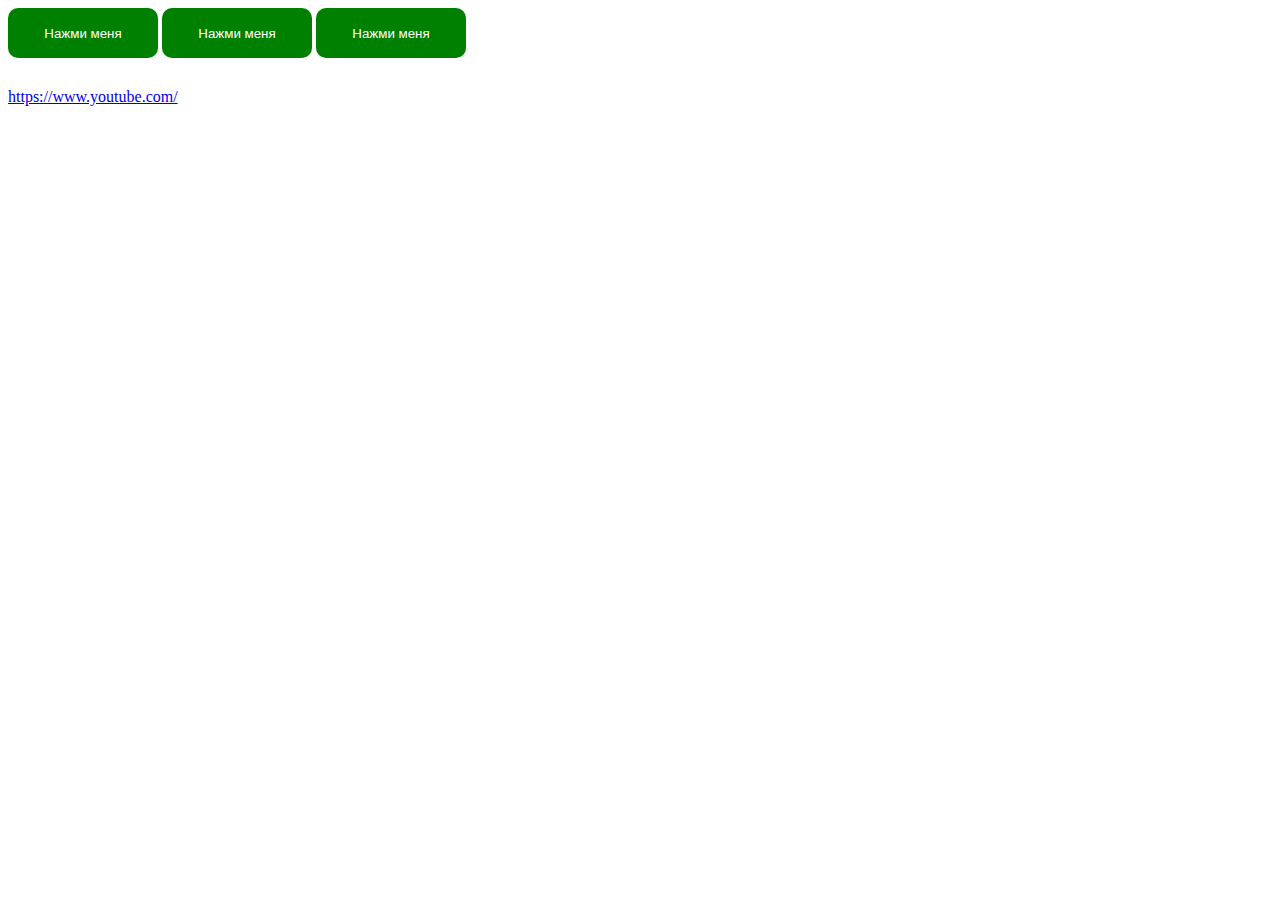
<file: lern/R_2_BasicJs/_44_/index.html>
<!DOCTYPE html>
<html lang="ru">
  <head>
		<meta charset="utf-8">
		<meta http-equiv="X-UA-Compatible" content="IE=edge">
		<title>JavaScript</title>
		<link rel="stylesheet" href="css.css">
  </head>
  <body>
        <button id="btn">Нажми меня</button>
		<button >Нажми меня</button>
		<button>Нажми меня</button>

    	<a href="https://www.youtube.com/">https://www.youtube.com/</a>

		<script src="script.js"></script>
  </body>
</html>
</file>
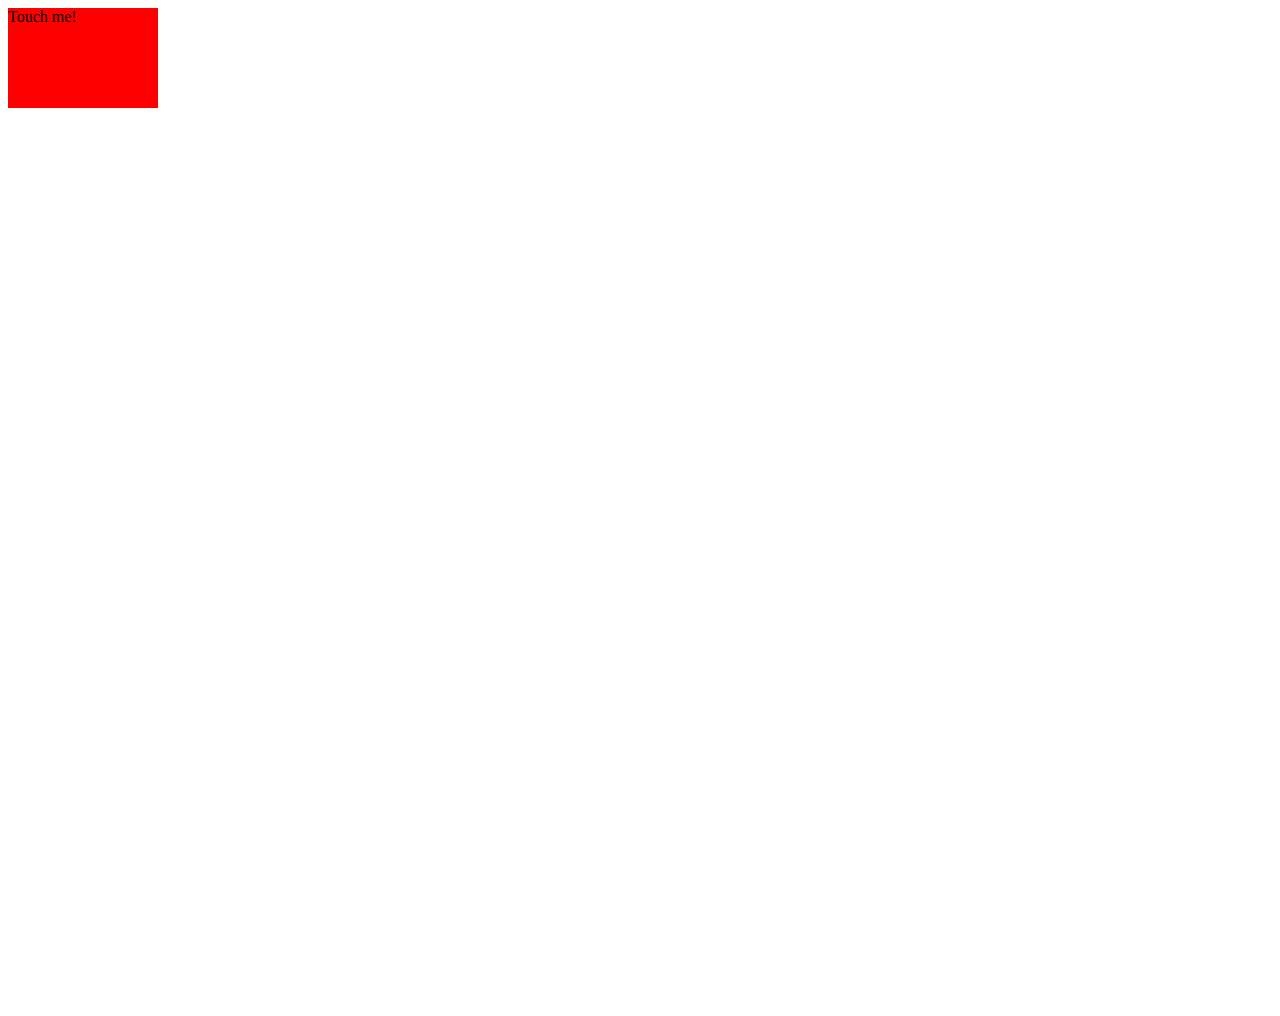
<file: lern/R_2_BasicJs/_48_mobail/index.html>
<!DOCTYPE html>
<html lang="en">
<head>
	<meta charset="UTF-8">
	<meta name="viewport" content="width=device-width, initial-scale=1, shrink-to-fit=no">
	<title>Document</title>
	<style>
		body {
			height: 1000px;
		}
		.box {
			width: 150px;
			height: 100px;
			background-color: red;
		}
	</style>
</head>
<body>
	
	<div class="box">
		Touch me!
	</div>

	<script src="script.js"></script>
</body>
</html>
</file>
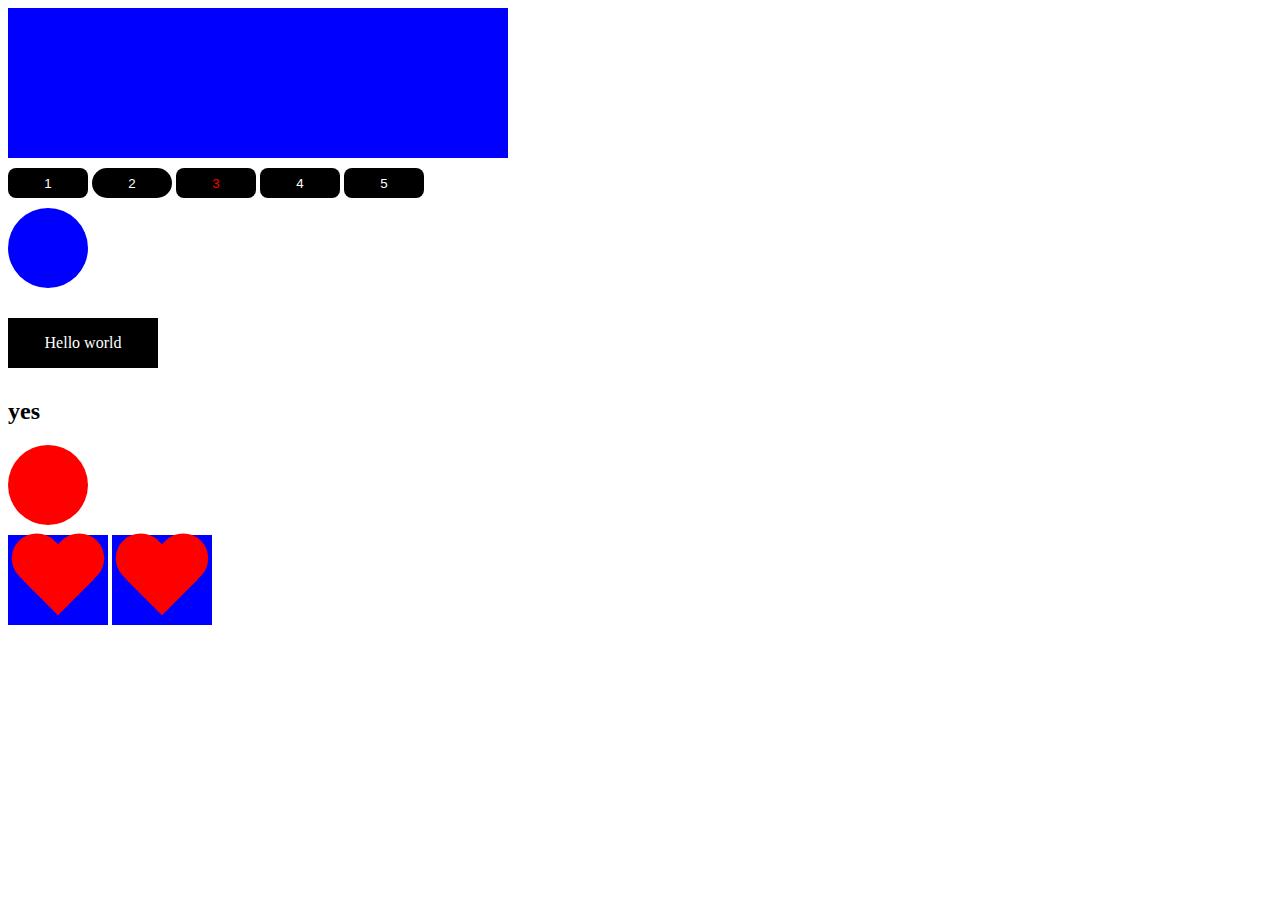
<file: lern/R_2_BasicJs/elements/index.html>
<!DOCTYPE html>
<html lang="ru">
	<head>
		<meta charset="utf-8">
		<meta http-equiv="X-UA-Compatible" content="IE=edge">
		<title>JavaScript</title>
		<link rel="stylesheet" href="css/style.css">
	</head>
	<body>
		<div class="box" id="box"></div>
		<button>1</button>
		<button>2</button>
		<button>3</button>
		<button>4</button>
		<button>5</button>

		<div class="circle"></div>
		<div class="circle"></div>
		<div class="circle"></div>

		<div class="wrapper">
			<div class="heart"></div>
			<div class="heart"></div>
            <div class="heart"></div>
            
		</div>

		<script src="js/script.js"></script>
	</body>
</html>
</file>
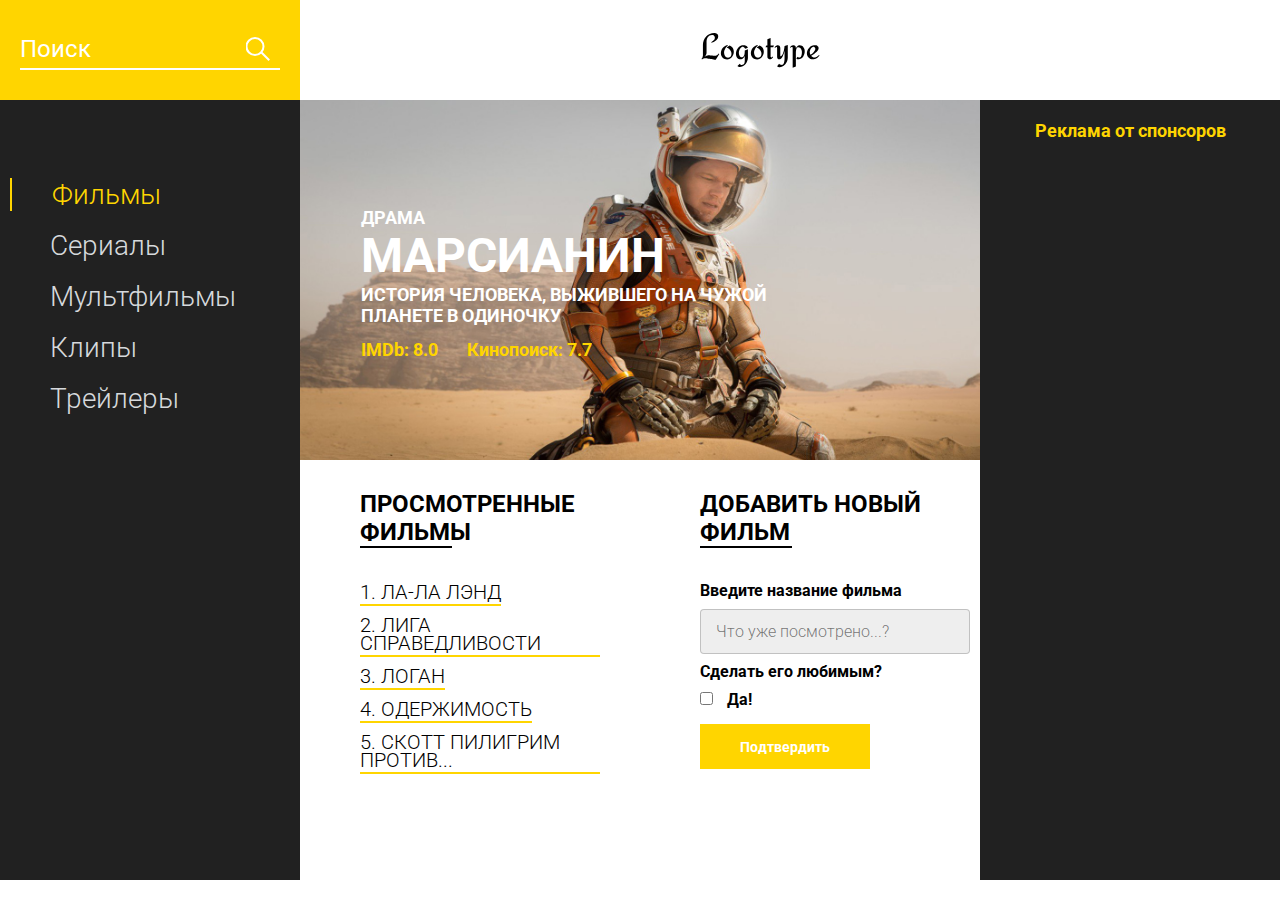
<file: lern/R_2_BasicJs/project/index.html>
<!DOCTYPE html>
<html lang="en">
<head>
    <meta charset="UTF-8">
    <meta name="viewport" content="width=device-width, initial-scale=1.0">
    <title>Movie DB</title>
    <link href="https://fonts.googleapis.com/css?family=Roboto:300,400,700&display=swap&subset=cyrillic-ext" rel="stylesheet">
    <link rel="stylesheet" href="css/style.min.css">
</head>
<body>
    <header class="header">
        <div class="header__search">
            <form action="#">
                <input type="text" placeholder="Поиск">
            </form>
        </div>
        <div class="header__logo">
            <img src="icons/Logotype.svg" alt="logo">
        </div>
    </header>
    <main class="promo">
        <div class="promo__menu">
            <nav class="promo__menu-list">
                <ul>
                    <li><a class="promo__menu-item promo__menu-item_active" href="#">Фильмы</a></li>
                    <li><a class="promo__menu-item" href="#">Сериалы</a></li>
                    <li><a class="promo__menu-item" href="#">Мультфильмы</a></li>
                    <li><a class="promo__menu-item" href="#">Клипы</a></li>
                    <li><a class="promo__menu-item" href="#">Трейлеры</a></li>
                </ul>
            </nav>
        </div>
        <div class="promo__content">
            <div class="promo__bg">
                <div class="promo__genre">КОМЕДИЯ</div>
                <div class="promo__title">МАРСИАНИН</div>
                <div class="promo__descr">ИСТОРИЯ ЧЕЛОВЕКА, ВЫЖИВШЕГО НА ЧУЖОЙ ПЛАНЕТЕ В ОДИНОЧКУ</div>
                <div class="promo__ratings">
                    <span>IMDb: 8.0</span>
                    <span>Кинопоиск: 7.7</span>
                </div>
            </div>
            <div class="promo__interactive">
                <div>
                    <div class="promo__interactive-title">ПРОСМОТРЕННЫЕ ФИЛЬМЫ</div>
                    <ul class="promo__interactive-list">
                        <li class="promo__interactive-item">ЛОГАН
                            <div class="delete"></div>
                        </li>
                        <li class="promo__interactive-item">ЛИГА СПРАВЕДЛИВОСТИ
                            <div class="delete"></div>
                        </li>
                        <li class="promo__interactive-item">ЛА-ЛА ЛЭНД
                            <div class="delete"></div>
                        </li>
                        <li class="promo__interactive-item">ОДЕРЖИМОСТЬ
                            <div class="delete"></div>
                        </li>
                        <li class="promo__interactive-item">СКОТТ ПИЛИГРИМ ПРОТИВ...
                            <div class="delete"></div>
                        </li>
                    </ul>
                </div>
                <div>
                    <form class="add">
                        <div class="promo__interactive-title">ДОБАВИТЬ НОВЫЙ ФИЛЬМ</div>
                        <span>Введите название фильма</span>
                        <input class="adding__input" type="text" placeholder="Что уже посмотрено...?">
                        <span>Сделать его любимым?</span>
                        <input type="checkbox">
                        <span class="yes">Да!</span>
                        <button>Подтвердить</button>
                    </form>
                </div>
            </div>
        </div>
        <div class="promo__adv">
            <div class="promo__adv-title">Реклама от спонсоров</div>
            <img src="img/content_1.jpg" alt="some picture">
            <img src="img/content_2.jpg" alt="some picture">
            <img src="img/content_3.png" alt="some picture">
        </div>
    </main>

    <script src="js/script.js"></script>
</body>
</html>
</file>
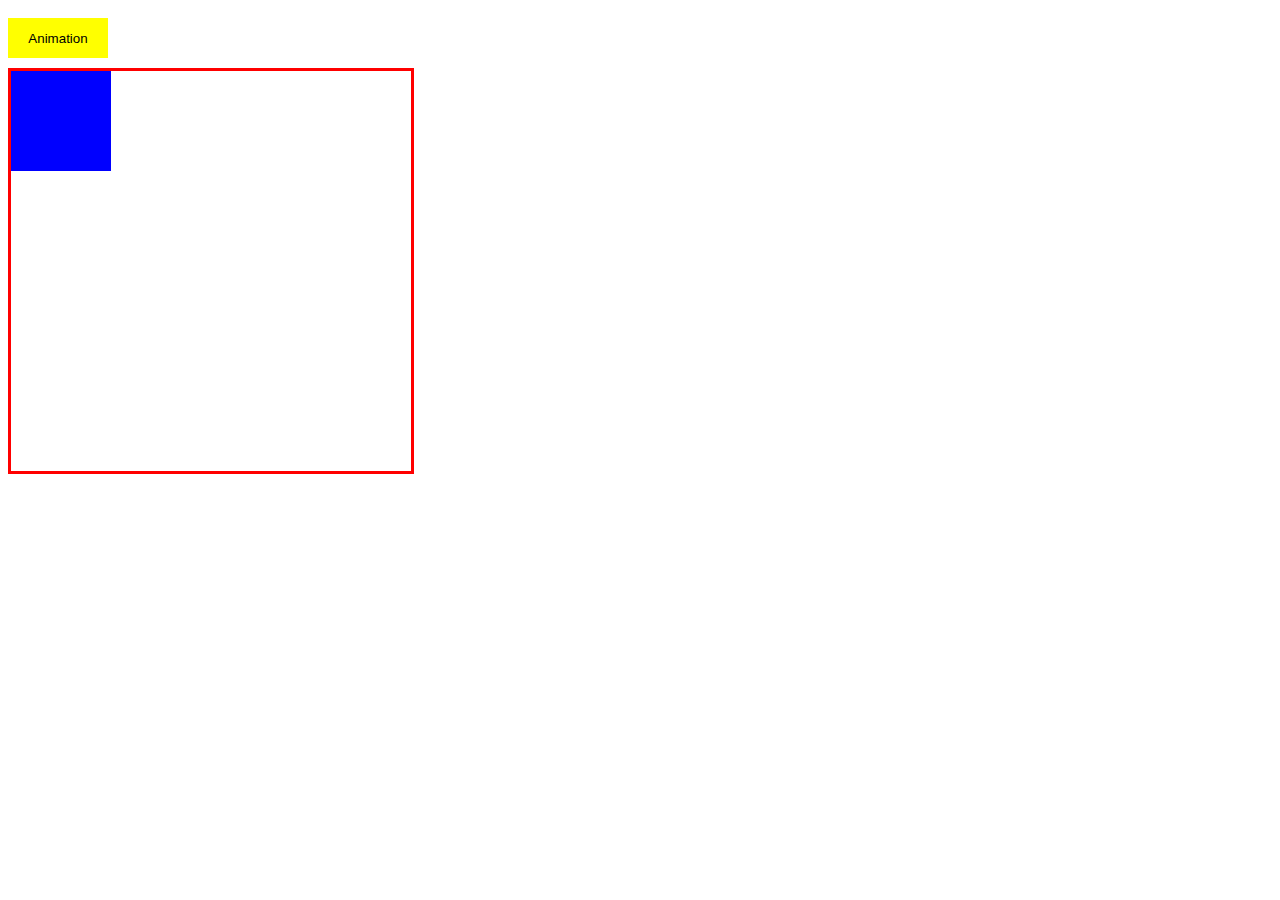
<file: lern/R_4/_64_setTimeout/index.html>
<!DOCTYPE html>
<html lang="ru">
  <head>
    <meta charset="utf-8">
    <meta http-equiv="X-UA-Compatible" content="IE=edge">
   	<title>Java Script</title>
   	<link rel="stylesheet" href="style.css">
  </head>
  <body>
    <button class="btn">Animation</button>
    <div class="wrapper">
        <div class="box"></div>
    </div>

	<script src="script.js"></script>
  </body>
</html>
</file>
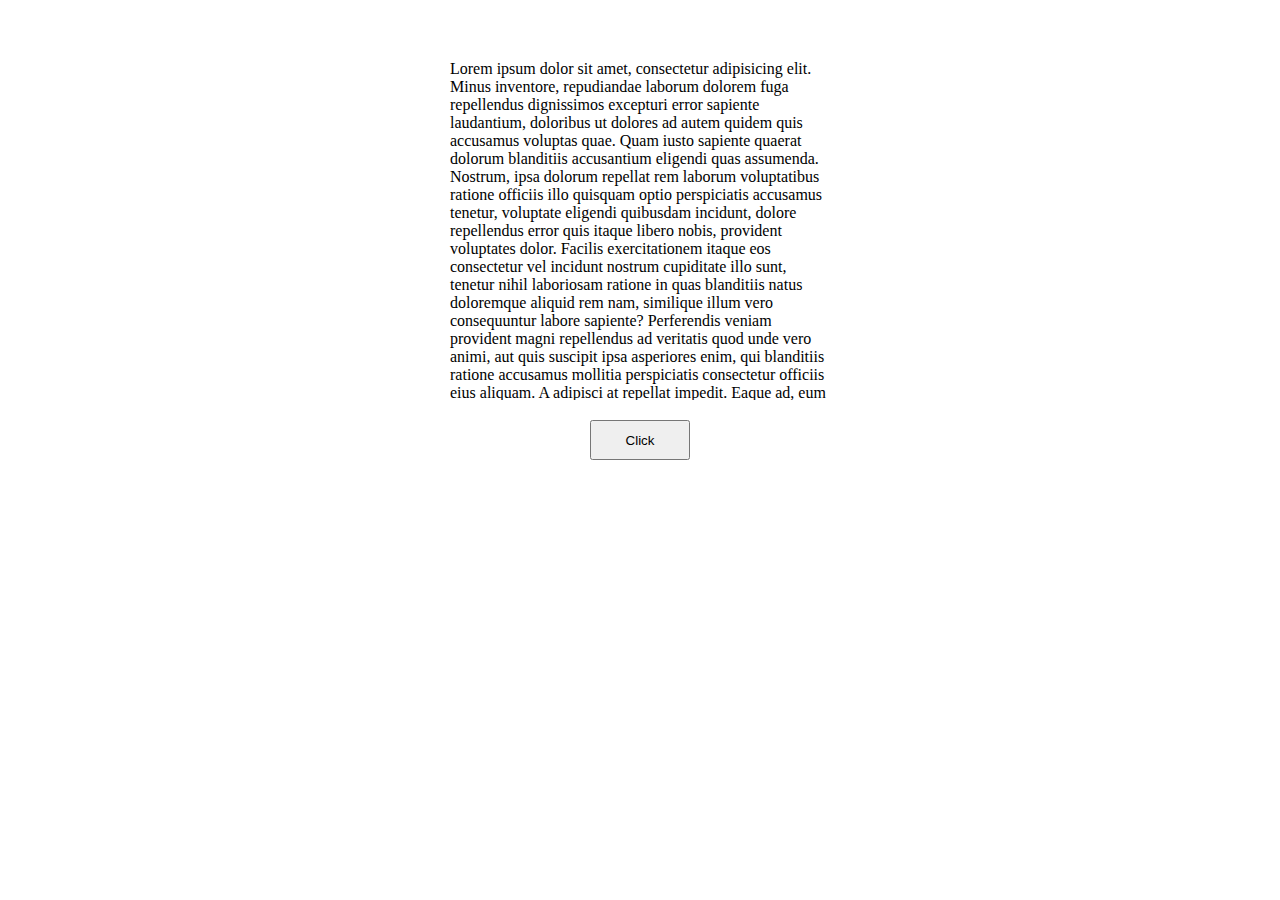
<file: lern/R_4/_71_document_window_skrin/index.html>
<!DOCTYPE html>
<html lang="ru">
  <head>
    <meta charset="utf-8">
    <meta http-equiv="X-UA-Compatible" content="IE=edge">
   	<title>JavaScript</title>
   	<link rel="stylesheet" href="style.css">
  </head>
  <body>
    
    <div class="box">Lorem ipsum dolor sit amet, consectetur adipisicing elit. Minus inventore, repudiandae laborum dolorem fuga repellendus dignissimos excepturi error sapiente laudantium, doloribus ut dolores ad autem quidem quis accusamus voluptas quae. Quam iusto sapiente quaerat dolorum blanditiis accusantium eligendi quas assumenda. Nostrum, ipsa dolorum repellat rem laborum voluptatibus ratione officiis illo quisquam optio perspiciatis accusamus tenetur, voluptate eligendi quibusdam incidunt, dolore repellendus error quis itaque libero nobis, provident voluptates dolor. Facilis exercitationem itaque eos consectetur vel incidunt nostrum cupiditate illo sunt, tenetur nihil laboriosam ratione in quas blanditiis natus doloremque aliquid rem nam, similique illum vero consequuntur labore sapiente? Perferendis veniam provident magni repellendus ad veritatis quod unde vero animi, aut quis suscipit ipsa asperiores enim, qui blanditiis ratione accusamus mollitia perspiciatis consectetur officiis eius aliquam. A adipisci at repellat impedit. Eaque ad, eum laudantium deserunt. Quis error voluptatem tempora quam ducimus aut, architecto odio voluptatum reiciendis. Atque error, deleniti similique non nam ratione. Perferendis, officiis mollitia laboriosam quam, nisi vel obcaecati vero dicta ducimus dolorum quas, excepturi consequatur fugiat sit minima repellendus quia aliquid numquam id autem unde dolorem quaerat odit. Harum eaque dolor dicta, accusantium deserunt eius deleniti nisi quas assumenda consectetur, odit modi exercitationem, officia doloribus quidem perferendis repellendus quos commodi eveniet cum beatae ea molestiae reprehenderit. Facilis, iste corporis earum. Nemo aliquam architecto error facilis amet, nihil sed excepturi necessitatibus rem delectus, omnis ipsa ut temporibus expedita quas natus ipsum fuga eum harum nisi facere cupiditate reiciendis! Id magnam blanditiis eligendi, nulla accusamus magni. Placeat quidem repellat explicabo minus esse numquam velit, accusantium a, cumque aperiam iure alias natus aliquam minima quas possimus assumenda quod, doloremque saepe perspiciatis nulla vero quibusdam voluptates. Nihil, aliquam maiores earum non similique quos? Quos cumque est illum assumenda perspiciatis, obcaecati atque doloribus cum soluta sit qui, deserunt reprehenderit quibusdam ratione odio similique a, quod cupiditate! Accusamus hic minus numquam, repellendus, ullam beatae itaque ad laudantium doloremque dolore error praesentium provident consequuntur consectetur culpa necessitatibus facere. Adipisci dignissimos fugiat consequuntur temporibus magni eius deleniti. Reiciendis, distinctio nesciunt modi repellendus aperiam quia dolore porro, pariatur eos. Ducimus iusto officiis cupiditate, error modi eius, dolores maxime a eaque tenetur? Quae nulla reprehenderit voluptatibus fugit cum distinctio hic libero maiores fugiat, atque amet qui cupiditate pariatur quaerat illo similique sunt doloribus modi reiciendis blanditiis in voluptatem esse. Hic voluptates atque beatae nihil ad perspiciatis repudiandae, consequuntur non nesciunt maiores alias eos odit, officiis inventore eaque aperiam voluptatibus. Fugiat eum esse nam saepe soluta ab accusamus nemo fuga aut, distinctio officia atque. Voluptatibus perspiciatis magni harum incidunt aliquid temporibus quas labore exercitationem. Alias mollitia magnam sequi, totam corrupti temporibus facere praesentium iste velit aliquam minus enim cupiditate rem. Iste molestiae maxime illum non accusantium voluptas blanditiis, quod consectetur, quidem est culpa voluptates obcaecati, ipsum ab natus vitae! Consectetur animi quae tenetur odio repellendus natus tempora ipsa culpa, inventore accusamus ea corporis doloribus id harum voluptatem, praesentium temporibus, explicabo totam mollitia molestiae est iusto vel repellat molestias. Repellat placeat voluptas quaerat eaque, illum dicta rerum numquam sunt!</div>
    <button>Click</button>
	<script src="script.js"></script>
  </body>
</html>
</file>
<file: lern/R_2_BasicJs/_44_/css.css>
button {
  width: 150px;
  height: 50px;
  background-color: green;
  border: none;
  color: #fff;
  border-radius: 10px;
  outline: none;
  cursor: pointer;
  transition: 0.3s;
}
button:hover {
  transform: scale(0.95);
}
.overlay {
  background-color: pink;
  width: 200px;
  height: 100px;
  text-align: center;
  line-height: 100px;
}
a {
  display: block;
  margin-top: 30px;
}
</file>
<file: lern/R_2_BasicJs/elements/css/style.css>
.box {
  width: 150px;
  height: 150px;
  background-color: red;
}
button {
	width: 80px;
	height: 30px;
	margin-top: 10px;
	border: none;
	border-radius: 8px;
	background-color: #000;
	color: #fff;
	cursor: pointer;
	outline: none;
}

.circle {
	width: 80px;
	height: 80px;
	background-color: blue;
	display: block;
	margin-top: 10px;
	border-radius: 100%;
}

.heart {
	display: inline-block;
    position: relative;
    width: 100px;
    height: 90px;
    margin-top: 10px;
}
.heart:before,
.heart:after {
    position: absolute;
    content: "";
    left: 50px;
    top: 0;
    width: 50px;
    height: 80px;
    background: red;
    -moz-border-radius: 50px 50px 0 0;
    border-radius: 50px 50px 0 0;
    -webkit-transform: rotate(-45deg);
       -moz-transform: rotate(-45deg);
        -ms-transform: rotate(-45deg);
         -o-transform: rotate(-45deg);
            transform: rotate(-45deg);
    -webkit-transform-origin: 0 100%;
       -moz-transform-origin: 0 100%;
        -ms-transform-origin: 0 100%;
         -o-transform-origin: 0 100%;
            transform-origin: 0 100%;
}
.heart:after {
    left: 0;
    -webkit-transform: rotate(45deg);
       -moz-transform: rotate(45deg);
        -ms-transform: rotate(45deg);
         -o-transform: rotate(45deg);
            transform: rotate(45deg);
    -webkit-transform-origin: 100% 100%;
       -moz-transform-origin: 100% 100%;
        -ms-transform-origin: 100% 100%;
         -o-transform-origin: 100% 100%;
            transform-origin :100% 100%;
}
.black{
	width: 150px;
	height: 50px;
	line-height: 50px;
	text-align: center;
	background-color: black;
	margin-bottom: 30px;
	margin-top: 30px;
	color: #fff;
}
</file>
<file: lern/R_4/_64_setTimeout/style.css>
.box {
  position: absolute;
  width: 100px;
  height: 100px;
  background-color: blue;
}
.wrapper {
  position: relative;
  width: 400px;
  height: 400px;
  border: 3px solid red;
}
button {
  margin-bottom: 10px;
  margin-top: 10px;
  width: 100px;
  height: 40px;
  background-color: yellow;
  border: none;
}
</file>
<file: lern/R_4/_71_document_window_skrin/style.css>
.box {
box-sizing: border-box;
  width: 400px;
  height: 350px;
  overflow: scroll;
  margin: 0 auto;
  margin-top: 50px;
  padding: 10px;
}
button {
  width: 100px;
  height: 40px;
  display: block;
  margin: 0 auto;
  margin-top: 20px; 
}
</file>
<file: lern/R_2_BasicJs/project/css/style.min.css>
*{-webkit-box-sizing:border-box;box-sizing:border-box;margin:0;padding:0;font-family:'Roboto', sans-serif}.header{display:-webkit-box;display:-ms-flexbox;display:flex;height:100px}.header__search{display:-webkit-box;display:-ms-flexbox;display:flex;-webkit-box-pack:center;-ms-flex-pack:center;justify-content:center;-webkit-box-align:center;-ms-flex-align:center;align-items:center;height:100%;width:300px;background:#FFD500}.header__search form{position:relative;width:260px;height:30px}.header__search form input{width:100%;border:none;border-bottom:2px solid #fff;background-color:transparent;color:#fff;font-size:24px;line-height:28px;padding-bottom:5px;outline:none}.header__search form input::-webkit-input-placeholder{color:#fff}.header__search form input:-ms-input-placeholder{color:#fff}.header__search form input::-ms-input-placeholder{color:#fff}.header__search form input::placeholder{color:#fff}.header__search form:after{content:'';display:block;position:absolute;top:2px;right:10px;background:url("../icons/search.svg") center center/cover no-repeat;width:24px;height:24px}.header__logo{display:-webkit-box;display:-ms-flexbox;display:flex;-webkit-box-pack:center;-ms-flex-pack:center;justify-content:center;-webkit-box-align:center;-ms-flex-align:center;align-items:center;height:100%;width:calc(100% - 360px)}.promo{height:780px;display:-webkit-box;display:-ms-flexbox;display:flex}.promo__menu{width:300px;height:100%;background:#212121;padding:60px 0 0 10px}.promo__menu-item{display:block;font-size:28px;line-height:33px;color:#D6D9DC;text-decoration:none;font-weight:300;padding-left:40px;margin-top:18px}.promo__menu-item:hover{color:#FFD500}.promo__menu-item_active{border-left:2px solid  #FFD500;color:#FFD500}.promo__content{width:calc(100% - 600px)}.promo__bg{height:360px;background:url("../img/mars.webp") center center/cover no-repeat;background-position:top;padding:107px 0 0 61px}.promo__genre{font-weight:bold;font-size:18px;line-height:21px;color:#FFFFFF;text-transform:uppercase}.promo__title{font-weight:bold;font-size:48px;line-height:56px;color:#FFFFFF;text-transform:uppercase}.promo__descr{width:481px;font-weight:bold;font-size:18px;line-height:21px;color:#FFFFFF;text-transform:uppercase}.promo__ratings{margin-top:13px}.promo__ratings span{font-weight:bold;font-size:18px;line-height:21px;color:#FFD500;margin-right:25px}.promo__interactive{display:-webkit-box;display:-ms-flexbox;display:flex}.promo__interactive>div{width:50%;padding:30px 0 0 60px}.promo__interactive-title{display:inline-block;font-weight:bold;font-size:24px;line-height:28px;color:#000000}.promo__interactive-title:after{content:'';display:block;width:33%;height:2px;background-color:#000}.promo__interactive-list{list-style-type:none;margin-top:35px;display:-webkit-box;display:-ms-flexbox;display:flex;-webkit-box-orient:vertical;-webkit-box-direction:normal;-ms-flex-direction:column;flex-direction:column;-webkit-box-align:start;-ms-flex-align:start;align-items:flex-start}.promo__interactive-item{display:inline-block;position:relative;font-weight:300;font-size:20px;line-height:18px;color:#000000;margin-bottom:15px;padding-right:40px;text-transform:uppercase}.promo__interactive-item span{display:block;position:absolute;left:-30px;top:50%;-webkit-transform:translateY(-50%);transform:translateY(-50%);width:20px;height:20px;background:url("../icons/Star.svg") center center/cover no-repeat}.promo__interactive-item:before{content:'';position:absolute;bottom:-5px;display:block;width:calc(100% - 40px);height:2px;background-color:#FFD500}.promo__interactive-item:hover .delete{content:'';display:block;position:absolute;right:0px;top:50%;-webkit-transform:translateY(-50%);transform:translateY(-50%);width:20px;height:20px;background:url("../icons/trash.png") center center/cover no-repeat;cursor:pointer}.promo__interactive .add .promo__interactive-title{margin-bottom:25px}.promo__interactive .add span{display:block;margin:10px 0;font-weight:bold;font-size:16px;line-height:16px;color:#000000}.promo__interactive .add .yes{display:inline;margin-left:10px}.promo__interactive .add input[type="text"]{width:270px;height:45px;line-height:50px;font-size:16px;background:rgba(196,196,196,0.29);border:1px solid rgba(0,0,0,0.19);padding:0 15px;outline:none;border-radius:4px}.promo__interactive .add input[type="text"]::-webkit-input-placeholder{font-weight:300;font-size:16px;color:rgba(0,0,0,0.53)}.promo__interactive .add input[type="text"]:-ms-input-placeholder{font-weight:300;font-size:16px;color:rgba(0,0,0,0.53)}.promo__interactive .add input[type="text"]::-ms-input-placeholder{font-weight:300;font-size:16px;color:rgba(0,0,0,0.53)}.promo__interactive .add input[type="text"]::placeholder{font-weight:300;font-size:16px;color:rgba(0,0,0,0.53)}.promo__interactive .add button{display:block;margin-top:15px;width:170px;height:45px;background:#FFD500;font-weight:bold;font-size:14px;line-height:14px;color:#FFFFFF;border:none;outline:none;cursor:pointer}.promo__interactive .add button:active{-webkit-transform:scale(0.95);transform:scale(0.95)}.promo__adv{background:#212121;width:300px;height:100%}.promo__adv-title{font-weight:bold;font-size:18px;line-height:21px;color:#FFD500;margin:20px 0;text-align:center}.promo__adv img{width:100%;margin-bottom:10px}
/*# sourceMappingURL=style.min.css.map */
</file>
